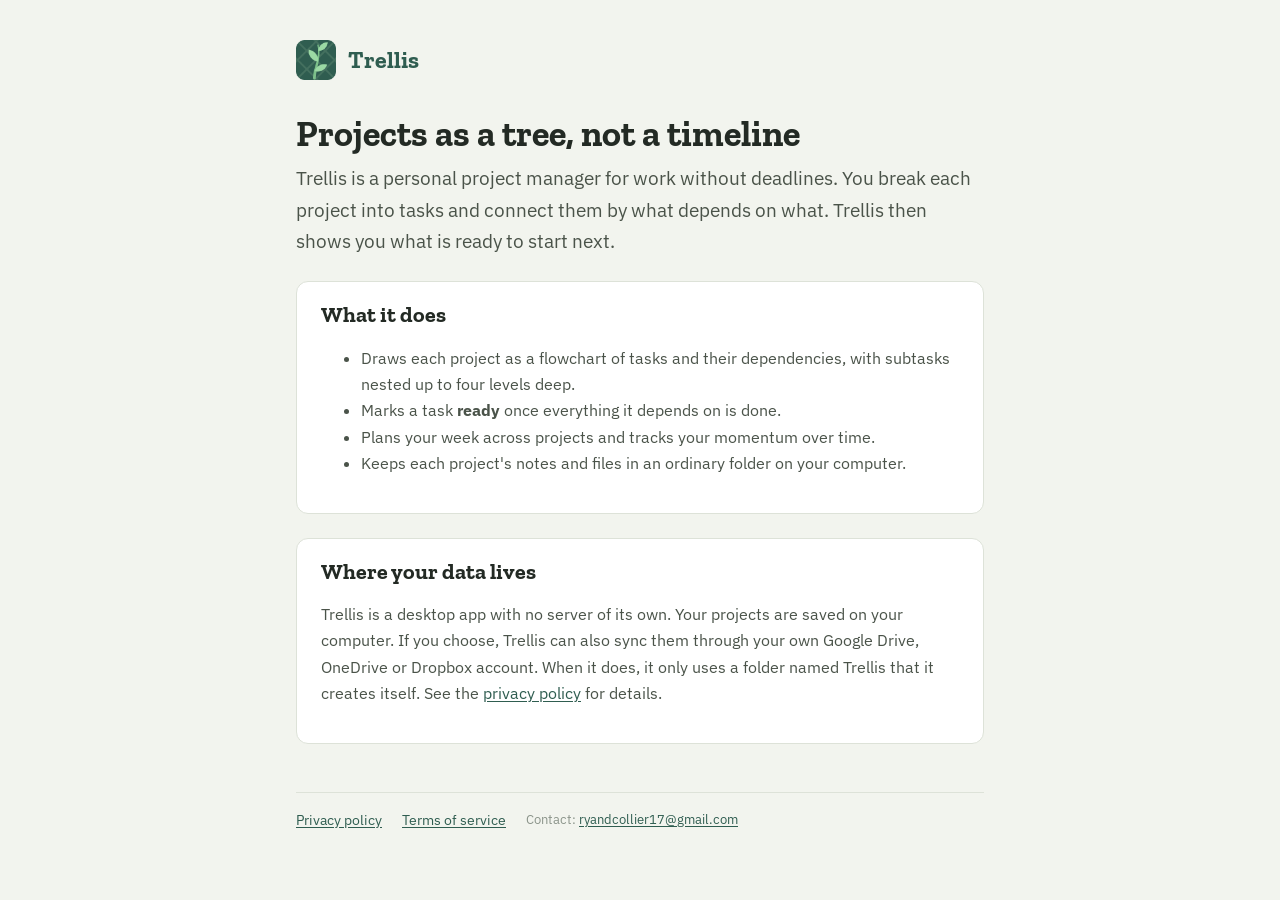
<file: index.html>
<!doctype html>
<html lang="en">
<head>
<meta charset="utf-8">
<meta name="viewport" content="width=device-width, initial-scale=1">
<title>Trellis</title>
<link rel="icon" href="icon.png">
<link rel="stylesheet" href="style.css">
</head>
<body>
<main>
  <header><img src="icon.png" alt=""><a href="./">Trellis</a></header>

  <h1>Projects as a tree, not a timeline</h1>
  <p class="lede">Trellis is a personal project manager for work without deadlines. You break each
    project into tasks and connect them by what depends on what. Trellis then shows you what is
    ready to start next.</p>

  <div class="card">
    <h2>What it does</h2>
    <ul>
      <li>Draws each project as a flowchart of tasks and their dependencies, with subtasks nested up to four levels deep.</li>
      <li>Marks a task <strong>ready</strong> once everything it depends on is done.</li>
      <li>Plans your week across projects and tracks your momentum over time.</li>
      <li>Keeps each project's notes and files in an ordinary folder on your computer.</li>
    </ul>
  </div>

  <div class="card">
    <h2>Where your data lives</h2>
    <p>Trellis is a desktop app with no server of its own. Your projects are saved on your
      computer. If you choose, Trellis can also sync them through your own Google Drive, OneDrive
      or Dropbox account. When it does, it only uses a folder named Trellis that it creates
      itself. See the <a href="privacy.html">privacy policy</a> for details.</p>
  </div>

  <footer>
    <a href="privacy.html">Privacy policy</a>
    <a href="terms.html">Terms of service</a>
    <span class="meta">Contact: <a href="mailto:ryandcollier17@gmail.com">ryandcollier17@gmail.com</a></span>
  </footer>
</main>
</body>
</html>
</file>
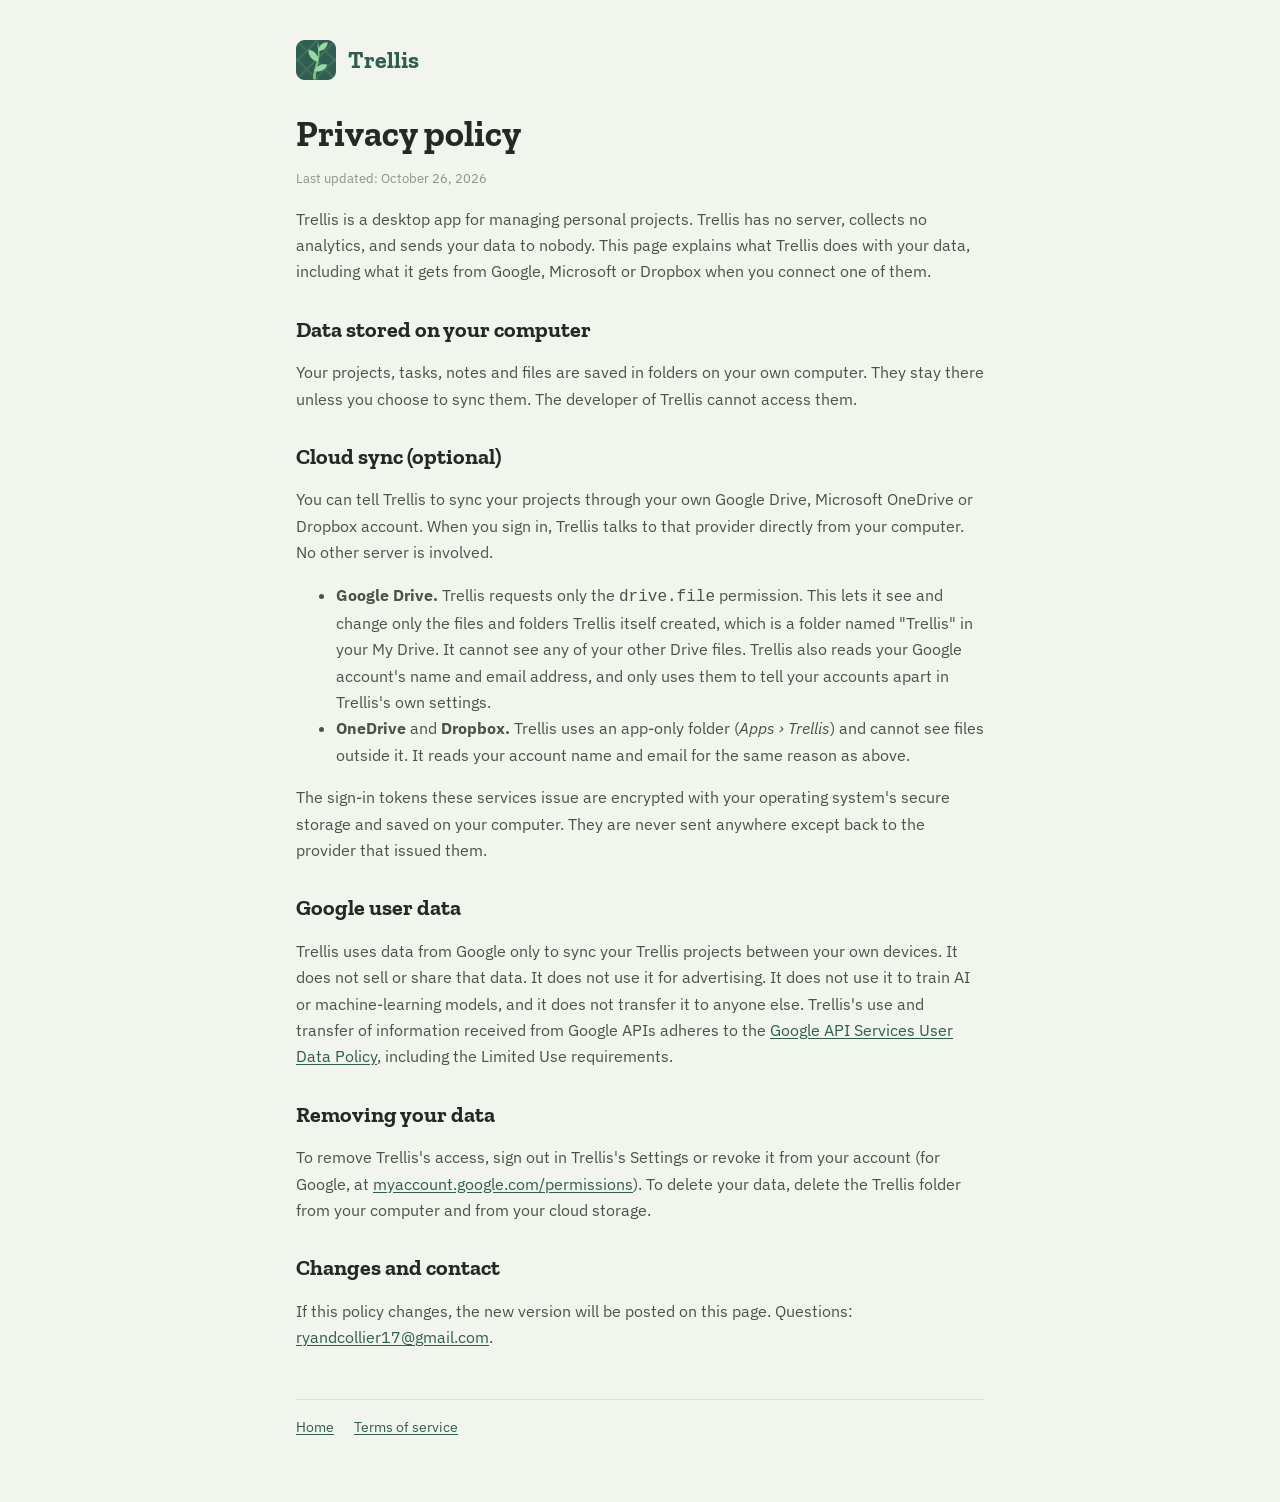
<file: privacy.html>
<!doctype html>
<html lang="en">
<head>
<meta charset="utf-8">
<meta name="viewport" content="width=device-width, initial-scale=1">
<title>Trellis Privacy Policy</title>
<link rel="icon" href="icon.png">
<link rel="stylesheet" href="style.css">
</head>
<body>
<main>
  <header><img src="icon.png" alt=""><a href="./">Trellis</a></header>

  <h1>Privacy policy</h1>
  <p class="meta">Last updated: October 26, 2026</p>

  <p>Trellis is a desktop app for managing personal projects. Trellis has no server, collects
    no analytics, and sends your data to nobody. This page explains what Trellis does with your
    data, including what it gets from Google, Microsoft or Dropbox when you connect one of them.</p>

  <h2>Data stored on your computer</h2>
  <p>Your projects, tasks, notes and files are saved in folders on your own computer. They stay
    there unless you choose to sync them. The developer of Trellis cannot access them.</p>

  <h2>Cloud sync (optional)</h2>
  <p>You can tell Trellis to sync your projects through your own Google Drive, Microsoft OneDrive
    or Dropbox account. When you sign in, Trellis talks to that provider directly from your
    computer. No other server is involved.</p>
  <ul>
    <li><strong>Google Drive.</strong> Trellis requests only the
      <code>drive.file</code> permission. This lets it see and change only the files and folders
      Trellis itself created, which is a folder named "Trellis" in your My Drive. It cannot see
      any of your other Drive files. Trellis also reads your Google account's name and email
      address, and only uses them to tell your accounts apart in Trellis's own settings.</li>
    <li><strong>OneDrive</strong> and <strong>Dropbox.</strong> Trellis uses an app-only folder
      (<em>Apps › Trellis</em>) and cannot see files outside it. It reads your account name and
      email for the same reason as above.</li>
  </ul>
  <p>The sign-in tokens these services issue are encrypted with your operating system's secure
    storage and saved on your computer. They are never sent anywhere except back to the provider
    that issued them.</p>

  <h2>Google user data</h2>
  <p>Trellis uses data from Google only to sync your Trellis projects between your own devices.
    It does not sell or share that data. It does not use it for advertising. It does not use it
    to train AI or machine-learning models, and it does not transfer it to anyone else. Trellis's
    use and transfer of information received from Google APIs adheres to the
    <a href="https://developers.google.com/terms/api-services-user-data-policy">Google API Services User Data Policy</a>,
    including the Limited Use requirements.</p>

  <h2>Removing your data</h2>
  <p>To remove Trellis's access, sign out in Trellis's Settings or revoke it from your account
    (for Google, at <a href="https://myaccount.google.com/permissions">myaccount.google.com/permissions</a>).
    To delete your data, delete the Trellis folder from your computer and from your cloud
    storage.</p>

  <h2>Changes and contact</h2>
  <p>If this policy changes, the new version will be posted on this page. Questions:
    <a href="mailto:ryandcollier17@gmail.com">ryandcollier17@gmail.com</a>.</p>

  <footer>
    <a href="./">Home</a>
    <a href="terms.html">Terms of service</a>
  </footer>
</main>
</body>
</html>
</file>
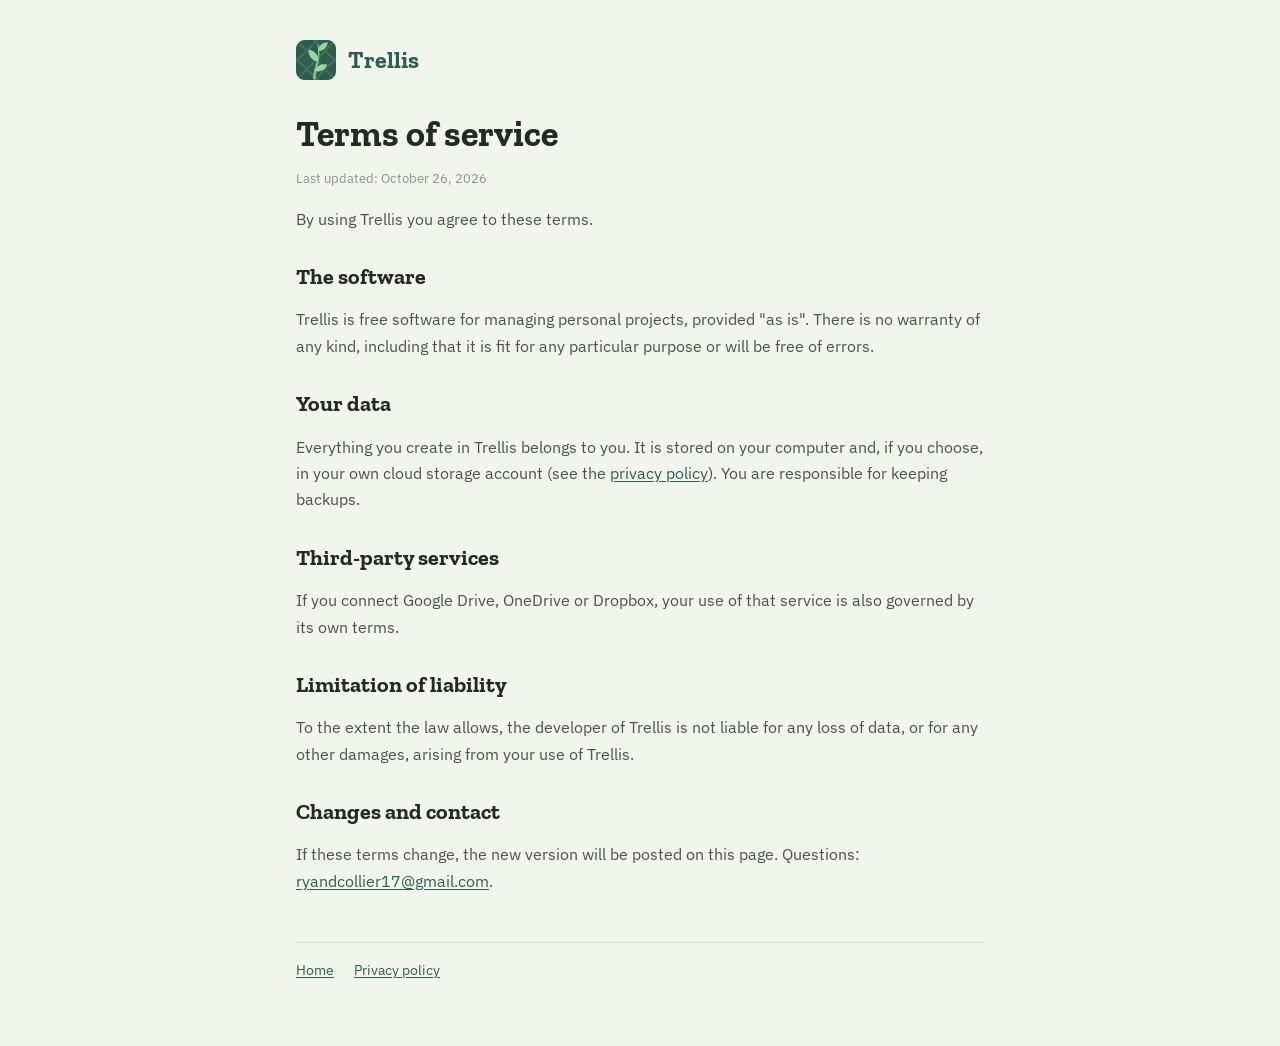
<file: terms.html>
<!doctype html>
<html lang="en">
<head>
<meta charset="utf-8">
<meta name="viewport" content="width=device-width, initial-scale=1">
<title>Trellis Terms of Service</title>
<link rel="icon" href="icon.png">
<link rel="stylesheet" href="style.css">
</head>
<body>
<main>
  <header><img src="icon.png" alt=""><a href="./">Trellis</a></header>

  <h1>Terms of service</h1>
  <p class="meta">Last updated: October 26, 2026</p>

  <p>By using Trellis you agree to these terms.</p>

  <h2>The software</h2>
  <p>Trellis is free software for managing personal projects, provided "as is". There is no
    warranty of any kind, including that it is fit for any particular purpose or will be free of
    errors.</p>

  <h2>Your data</h2>
  <p>Everything you create in Trellis belongs to you. It is stored on your computer and, if you
    choose, in your own cloud storage account (see the <a href="privacy.html">privacy policy</a>).
    You are responsible for keeping backups.</p>

  <h2>Third-party services</h2>
  <p>If you connect Google Drive, OneDrive or Dropbox, your use of that service is also governed
    by its own terms.</p>

  <h2>Limitation of liability</h2>
  <p>To the extent the law allows, the developer of Trellis is not liable for any loss of data,
    or for any other damages, arising from your use of Trellis.</p>

  <h2>Changes and contact</h2>
  <p>If these terms change, the new version will be posted on this page. Questions:
    <a href="mailto:ryandcollier17@gmail.com">ryandcollier17@gmail.com</a>.</p>

  <footer>
    <a href="./">Home</a>
    <a href="privacy.html">Privacy policy</a>
  </footer>
</main>
</body>
</html>
</file>
<file: style.css>
@import url('https://fonts.googleapis.com/css2?family=Zilla+Slab:wght@600;700&family=IBM+Plex+Sans:wght@400;500;600&display=swap');
:root{ --ink:#232A24; --ink-soft:#4A5349; --ink-faint:#8B948A; --paper:#F2F4EE; --card:#FFFFFF;
  --line:#DDE2D8; --spruce:#2F5D50; --leaf:#3E8C4F; --leaf-soft:#E4F1E4; }
*{ box-sizing:border-box; }
body{ margin:0; background:var(--paper); color:var(--ink); font:16px/1.65 'IBM Plex Sans',system-ui,sans-serif; -webkit-font-smoothing:antialiased; }
main{ max-width:720px; margin:0 auto; padding:40px 16px 64px; }
header{ display:flex; align-items:center; gap:12px; margin-bottom:32px; }
header img{ width:40px; height:40px; }
header a{ font-family:'Zilla Slab',serif; font-weight:700; font-size:24px; color:var(--spruce); text-decoration:none; }
h1,h2{ font-family:'Zilla Slab',serif; line-height:1.2; }
h1{ font-size:36px; margin:0 0 8px; }
h2{ font-size:22px; margin:32px 0 8px; }
p,li{ color:var(--ink-soft); }
a{ color:var(--spruce); text-underline-offset:2px; }
.lede{ font-size:19px; color:var(--ink-soft); margin:0 0 24px; }
.meta{ font-size:13px; color:var(--ink-faint); }
.card{ background:var(--card); border:1px solid var(--line); border-radius:12px; padding:20px 24px; margin:24px 0; }
.card h2{ margin-top:0; }
footer{ margin-top:48px; padding-top:16px; border-top:1px solid var(--line); font-size:14px; display:flex; gap:20px; flex-wrap:wrap; }
</file>
